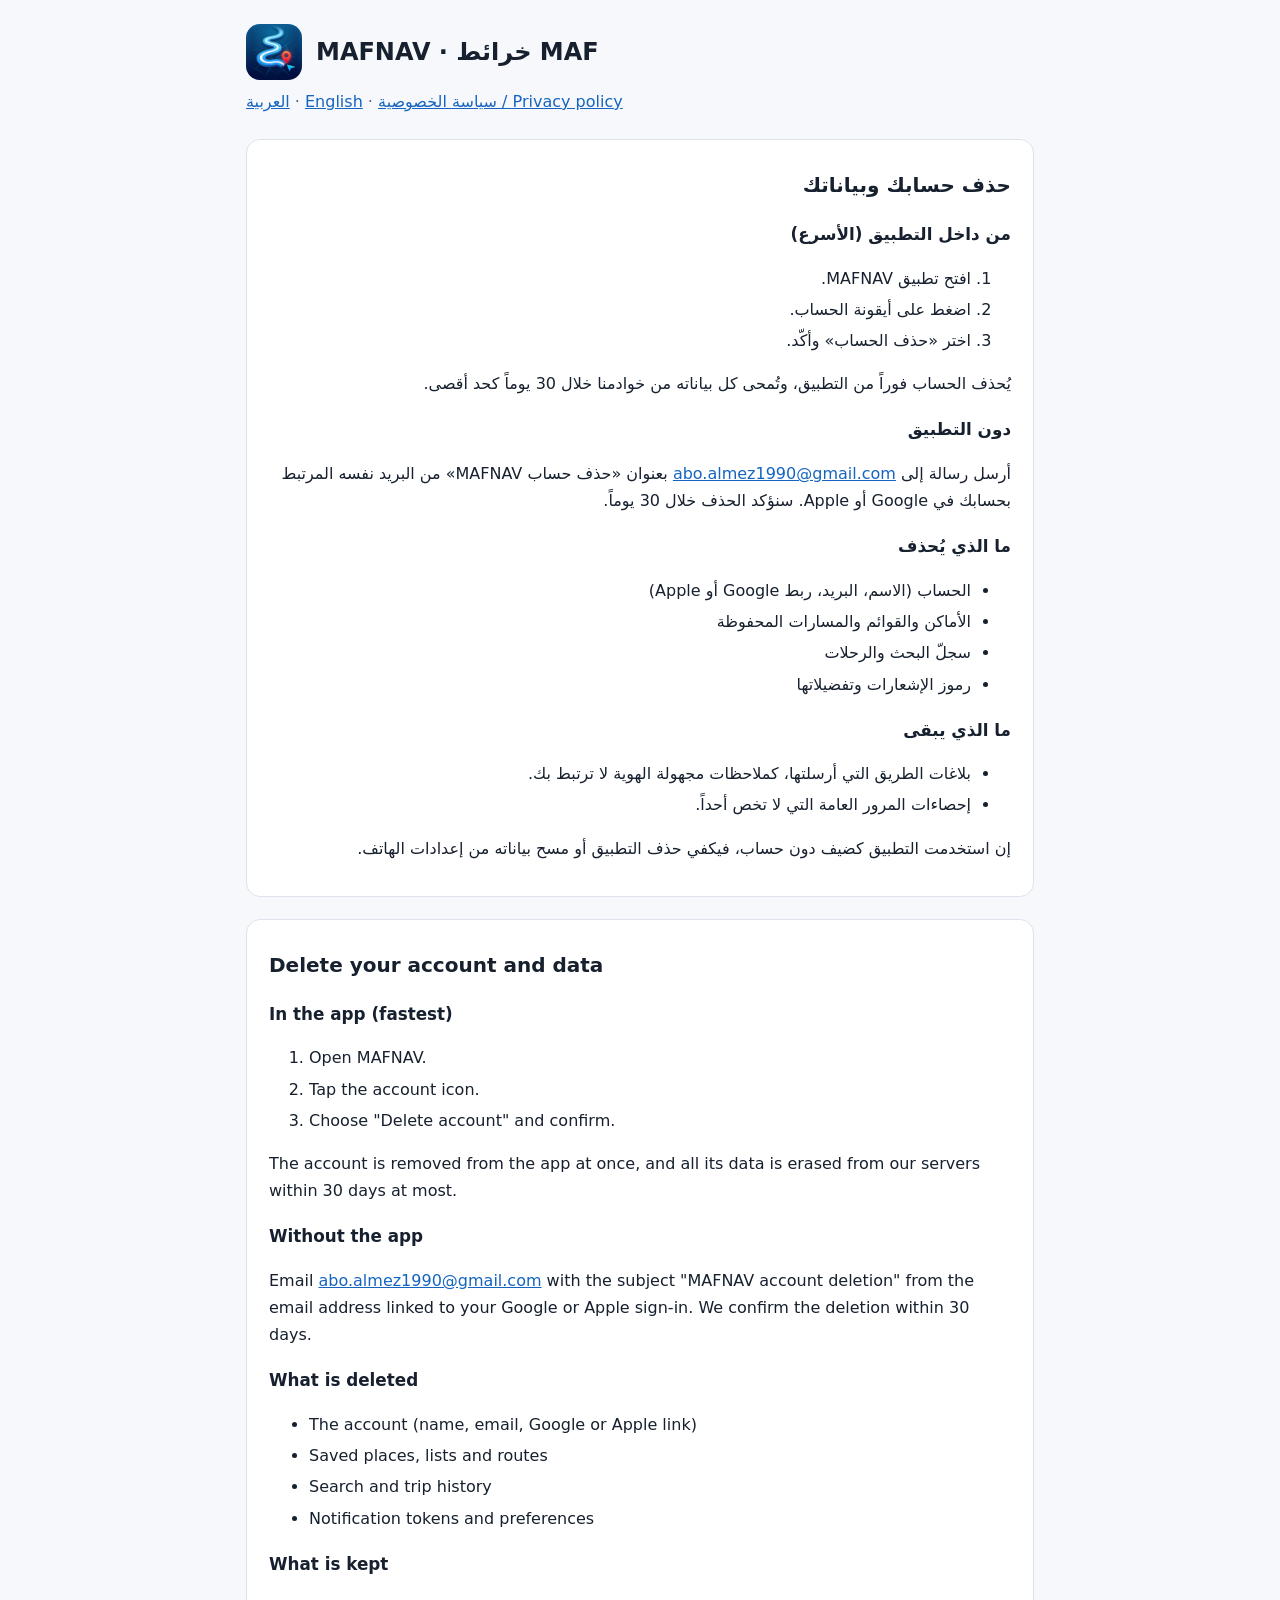
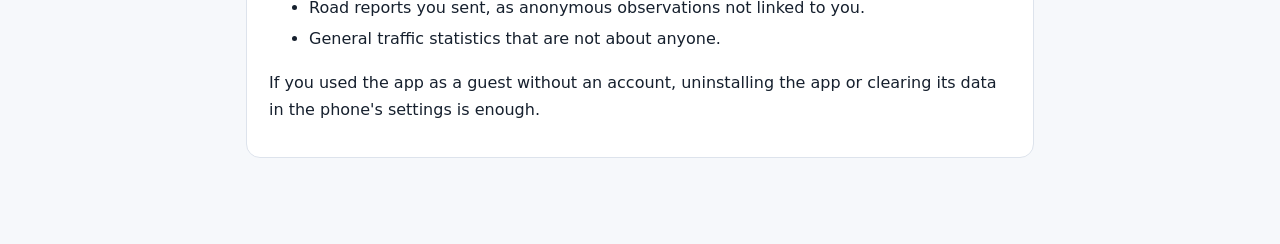
<file: delete-account.html>
<!doctype html>
<html lang="ar">
<head>
<meta charset="utf-8">
<meta name="viewport" content="width=device-width, initial-scale=1">
<title>MAFNAV – حذف الحساب | Delete your account</title>
<link rel="stylesheet" href="style.css">
</head>
<body>
<main>
<header><img src="icon.png" alt=""><h1>MAFNAV · خرائط MAF</h1></header>
<nav class="lang"><a href="#ar">العربية</a> · <a href="#en">English</a> · <a href="privacy.html">سياسة الخصوصية / Privacy policy</a></nav>

<section id="ar" dir="rtl" lang="ar">
<h2>حذف حسابك وبياناتك</h2>
<h3>من داخل التطبيق (الأسرع)</h3>
<ol>
<li>افتح تطبيق MAFNAV.</li>
<li>اضغط على أيقونة الحساب.</li>
<li>اختر «حذف الحساب» وأكّد.</li>
</ol>
<p>يُحذف الحساب فوراً من التطبيق، وتُمحى كل بياناته من خوادمنا خلال 30 يوماً كحد أقصى.</p>

<h3>دون التطبيق</h3>
<p>أرسل رسالة إلى <a href="mailto:abo.almez1990@gmail.com?subject=MAFNAV%20account%20deletion">abo.almez1990@gmail.com</a> بعنوان «حذف حساب MAFNAV» من البريد نفسه المرتبط بحسابك في Google أو Apple. سنؤكد الحذف خلال 30 يوماً.</p>

<h3>ما الذي يُحذف</h3>
<ul>
<li>الحساب (الاسم، البريد، ربط Google أو Apple)</li>
<li>الأماكن والقوائم والمسارات المحفوظة</li>
<li>سجلّ البحث والرحلات</li>
<li>رموز الإشعارات وتفضيلاتها</li>
</ul>
<h3>ما الذي يبقى</h3>
<ul>
<li>بلاغات الطريق التي أرسلتها، كملاحظات مجهولة الهوية لا ترتبط بك.</li>
<li>إحصاءات المرور العامة التي لا تخص أحداً.</li>
</ul>
<p>إن استخدمت التطبيق كضيف دون حساب، فيكفي حذف التطبيق أو مسح بياناته من إعدادات الهاتف.</p>
</section>

<section id="en" dir="ltr" lang="en">
<h2>Delete your account and data</h2>
<h3>In the app (fastest)</h3>
<ol>
<li>Open MAFNAV.</li>
<li>Tap the account icon.</li>
<li>Choose "Delete account" and confirm.</li>
</ol>
<p>The account is removed from the app at once, and all its data is erased from our servers within 30 days at most.</p>

<h3>Without the app</h3>
<p>Email <a href="mailto:abo.almez1990@gmail.com?subject=MAFNAV%20account%20deletion">abo.almez1990@gmail.com</a> with the subject "MAFNAV account deletion" from the email address linked to your Google or Apple sign-in. We confirm the deletion within 30 days.</p>

<h3>What is deleted</h3>
<ul>
<li>The account (name, email, Google or Apple link)</li>
<li>Saved places, lists and routes</li>
<li>Search and trip history</li>
<li>Notification tokens and preferences</li>
</ul>
<h3>What is kept</h3>
<ul>
<li>Road reports you sent, as anonymous observations not linked to you.</li>
<li>General traffic statistics that are not about anyone.</li>
</ul>
<p>If you used the app as a guest without an account, uninstalling the app or clearing its data in the phone's settings is enough.</p>
</section>
</main>
</body>
</html>
</file>
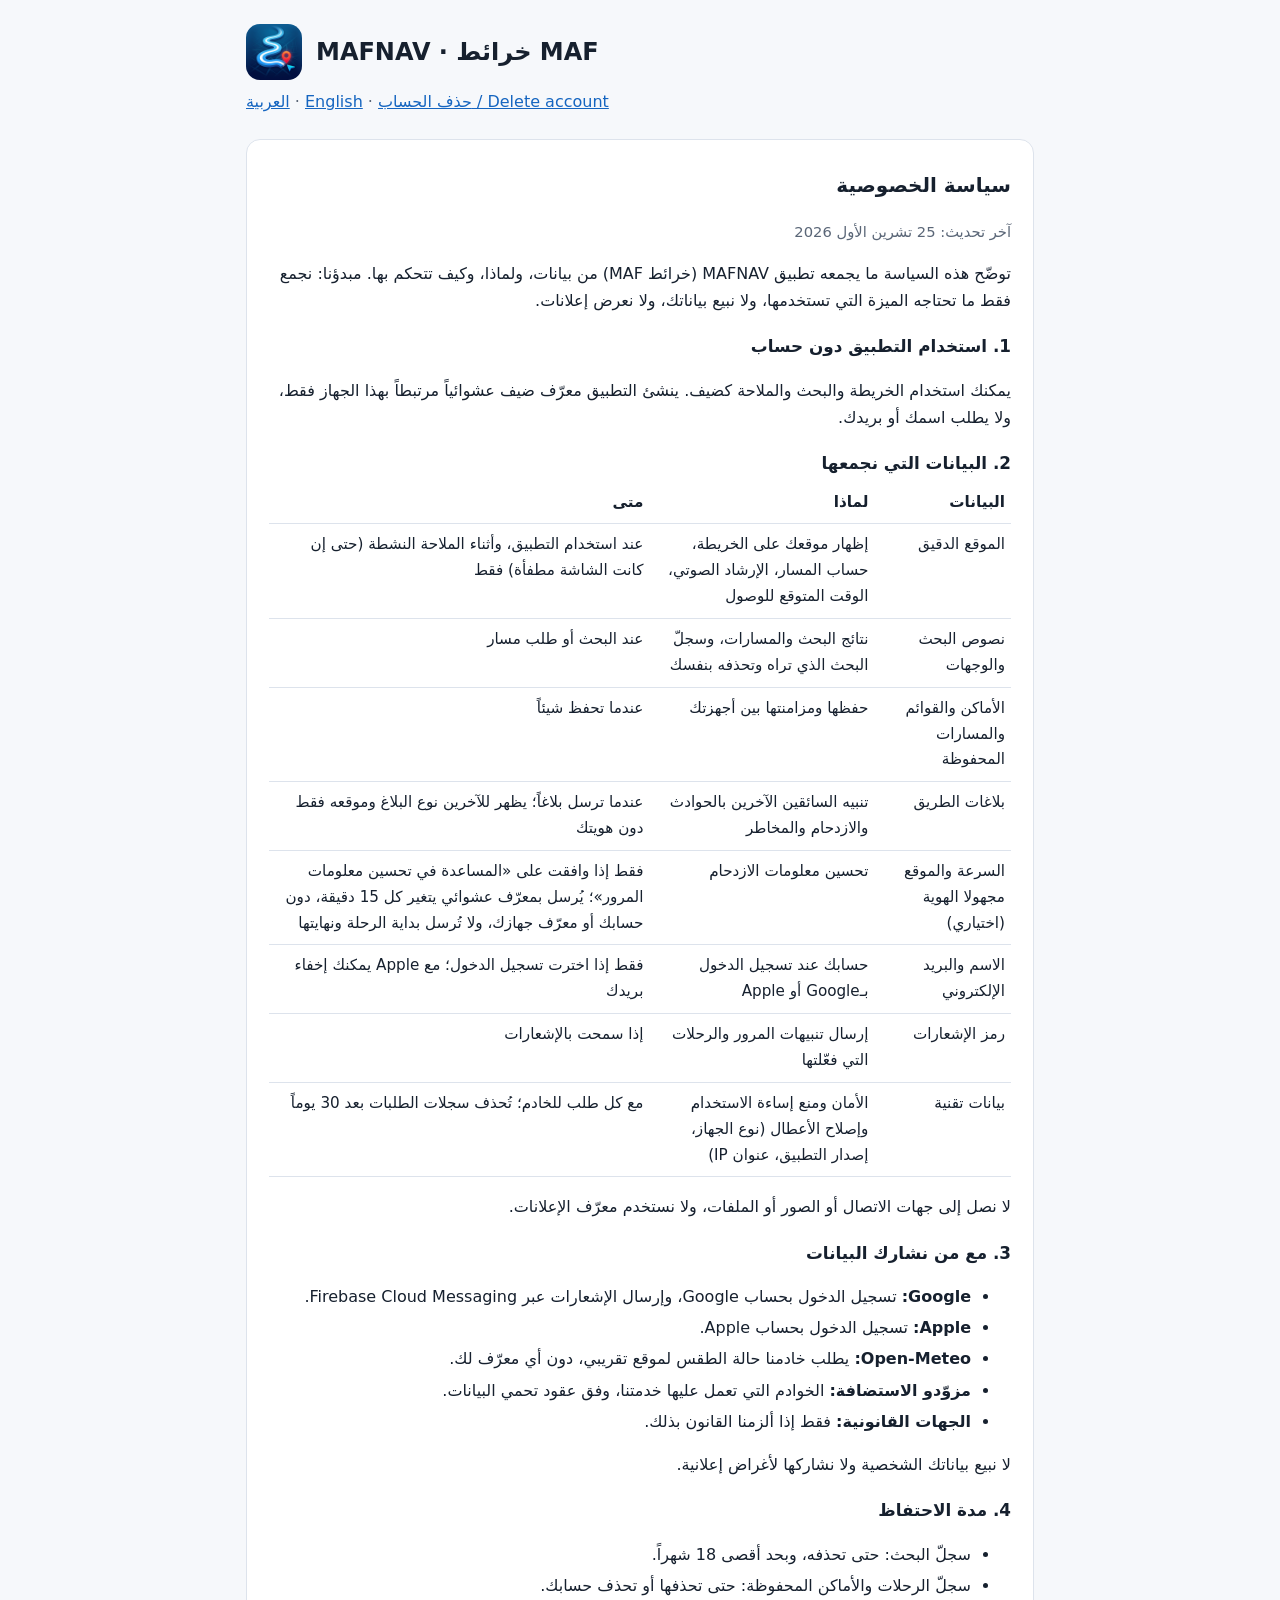
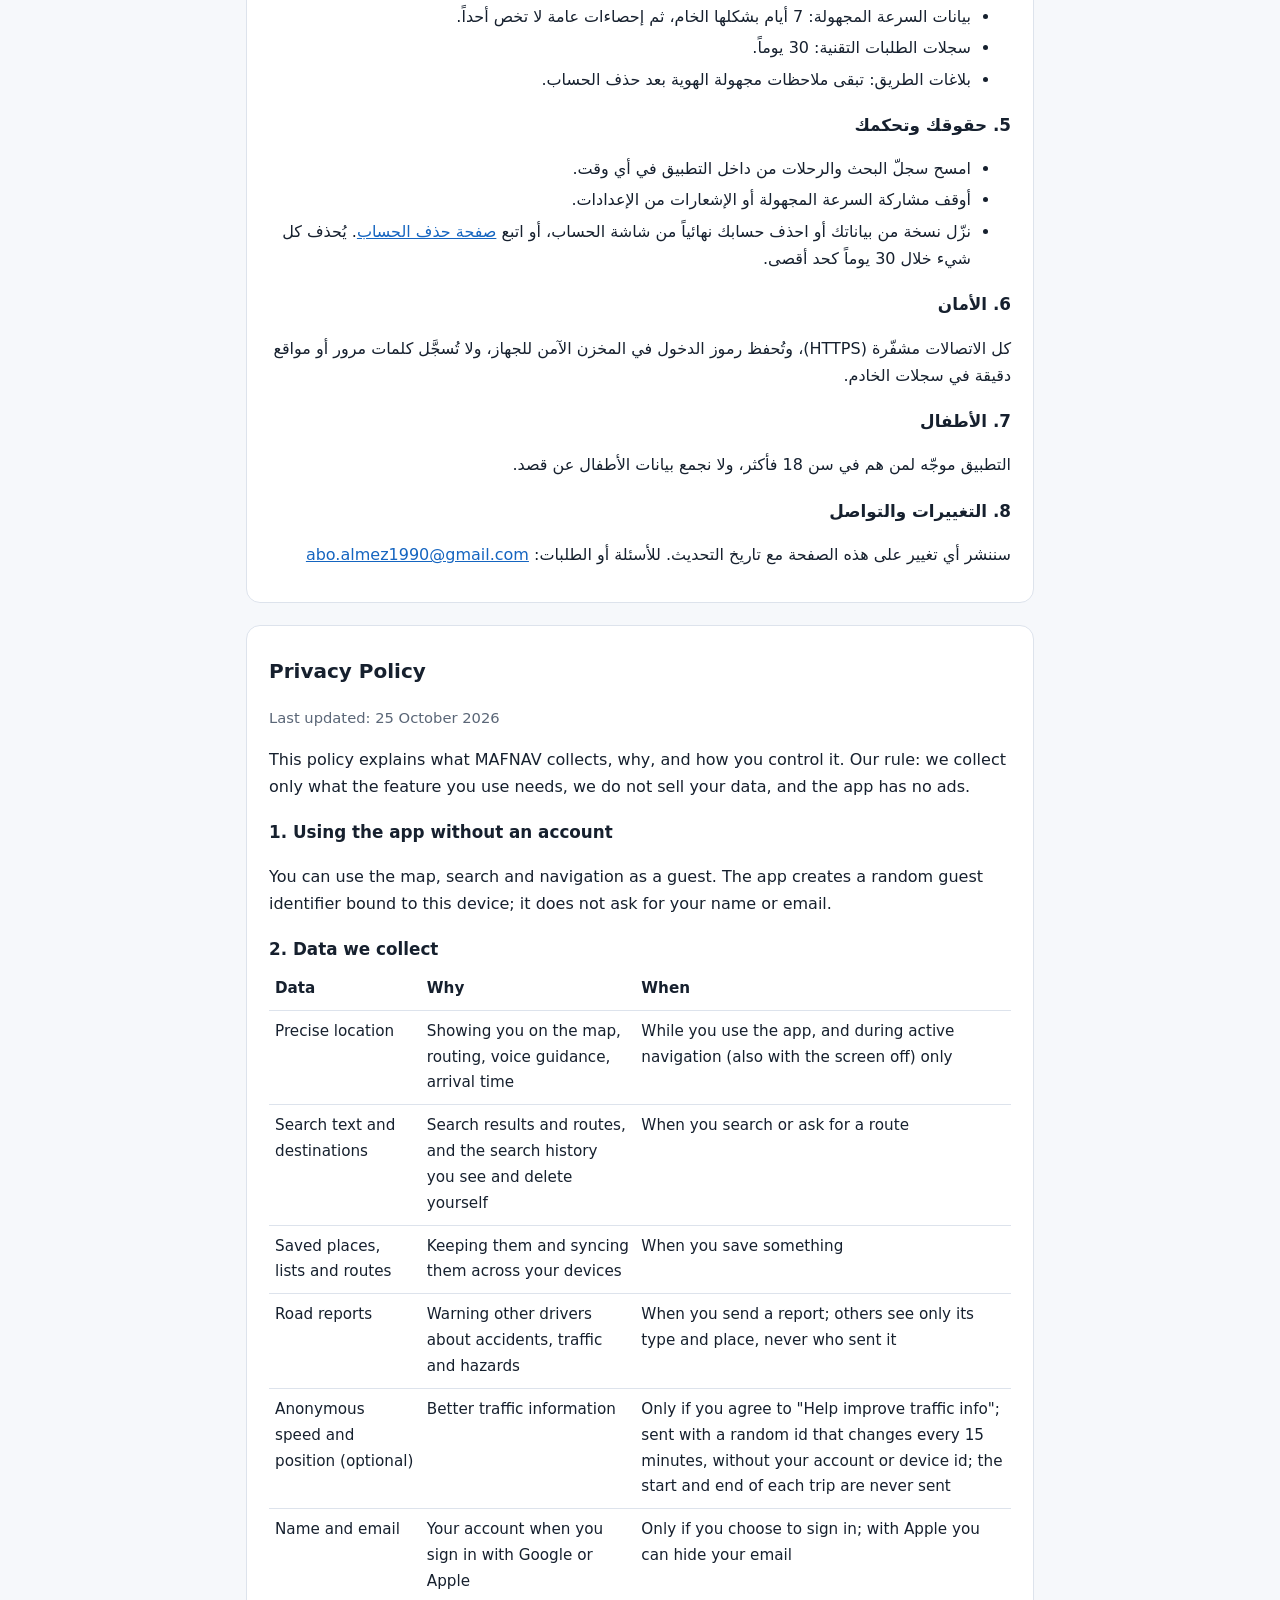
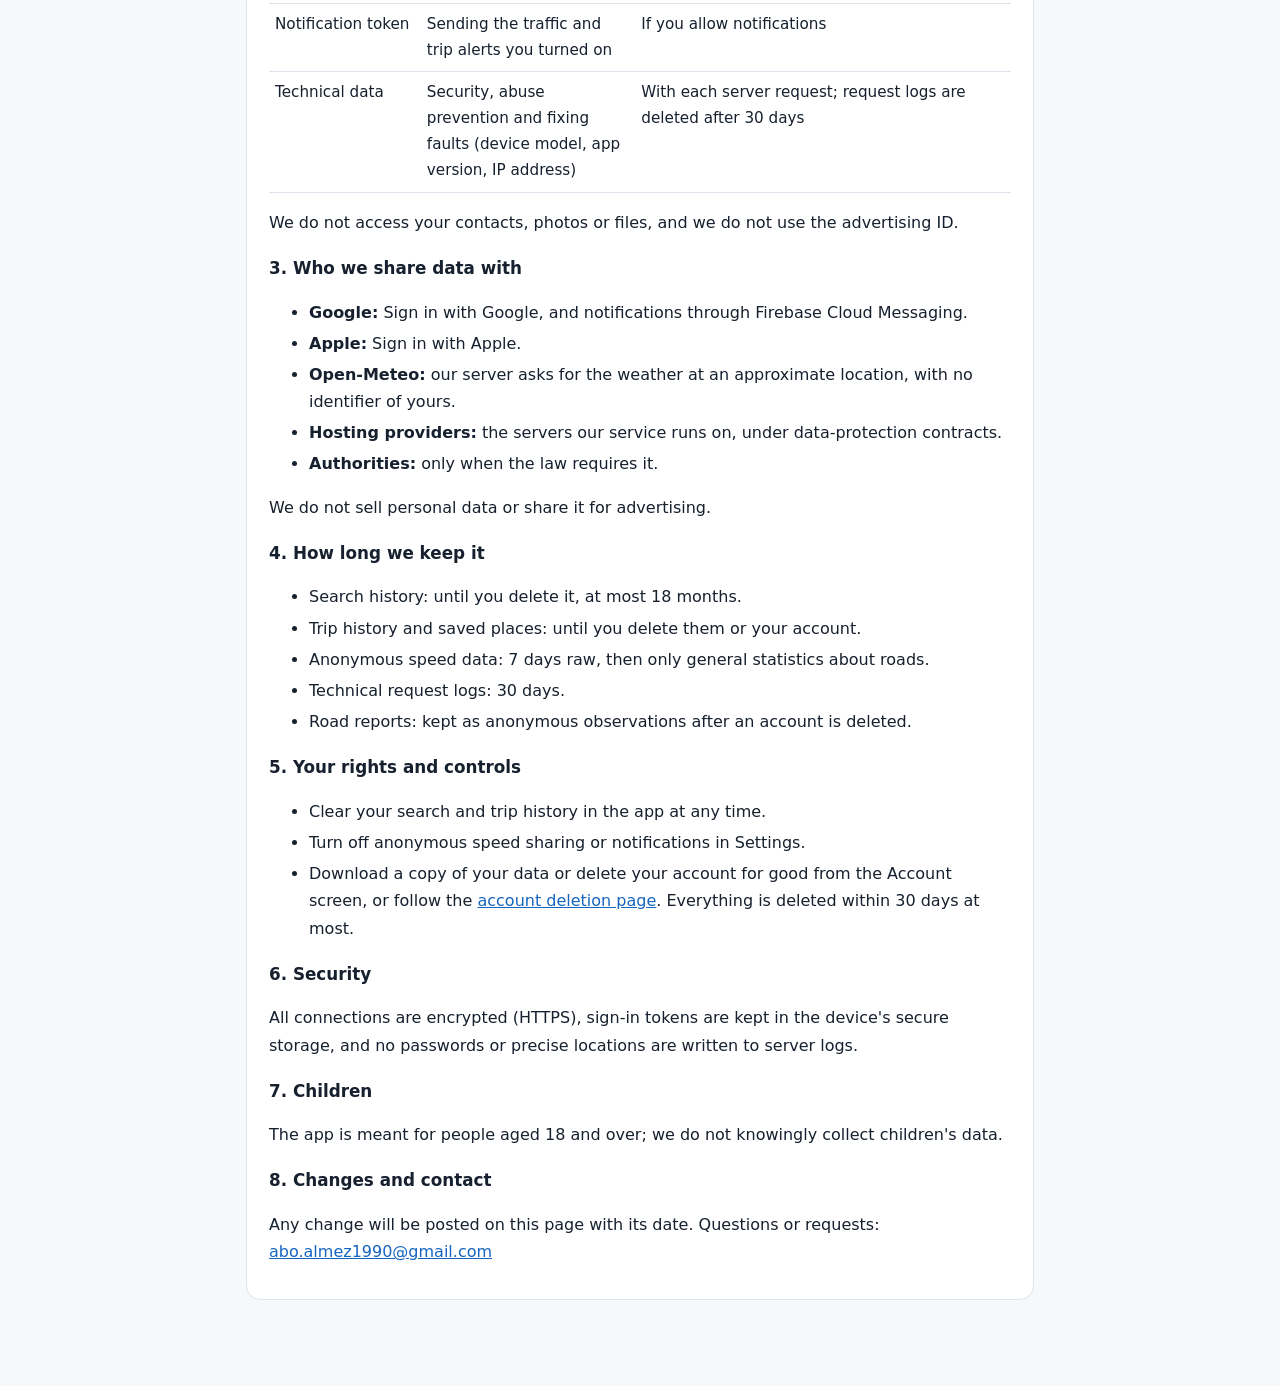
<file: privacy.html>
<!doctype html>
<html lang="ar">
<head>
<meta charset="utf-8">
<meta name="viewport" content="width=device-width, initial-scale=1">
<title>MAFNAV – سياسة الخصوصية | Privacy Policy</title>
<link rel="stylesheet" href="style.css">
</head>
<body>
<main>
<header><img src="icon.png" alt=""><h1>MAFNAV · خرائط MAF</h1></header>
<nav class="lang"><a href="#ar">العربية</a> · <a href="#en">English</a> · <a href="delete-account.html">حذف الحساب / Delete account</a></nav>

<section id="ar" dir="rtl" lang="ar">
<h2>سياسة الخصوصية</h2>
<p class="muted">آخر تحديث: 25 تشرين الأول 2026</p>
<p>توضّح هذه السياسة ما يجمعه تطبيق MAFNAV (خرائط MAF) من بيانات، ولماذا، وكيف تتحكم بها. مبدؤنا: نجمع فقط ما تحتاجه الميزة التي تستخدمها، ولا نبيع بياناتك، ولا نعرض إعلانات.</p>

<h3>1. استخدام التطبيق دون حساب</h3>
<p>يمكنك استخدام الخريطة والبحث والملاحة كضيف. ينشئ التطبيق معرّف ضيف عشوائياً مرتبطاً بهذا الجهاز فقط، ولا يطلب اسمك أو بريدك.</p>

<h3>2. البيانات التي نجمعها</h3>
<table>
<tr><th>البيانات</th><th>لماذا</th><th>متى</th></tr>
<tr><td>الموقع الدقيق</td><td>إظهار موقعك على الخريطة، حساب المسار، الإرشاد الصوتي، الوقت المتوقع للوصول</td><td>عند استخدام التطبيق، وأثناء الملاحة النشطة (حتى إن كانت الشاشة مطفأة) فقط</td></tr>
<tr><td>نصوص البحث والوجهات</td><td>نتائج البحث والمسارات، وسجلّ البحث الذي تراه وتحذفه بنفسك</td><td>عند البحث أو طلب مسار</td></tr>
<tr><td>الأماكن والقوائم والمسارات المحفوظة</td><td>حفظها ومزامنتها بين أجهزتك</td><td>عندما تحفظ شيئاً</td></tr>
<tr><td>بلاغات الطريق</td><td>تنبيه السائقين الآخرين بالحوادث والازدحام والمخاطر</td><td>عندما ترسل بلاغاً؛ يظهر للآخرين نوع البلاغ وموقعه فقط دون هويتك</td></tr>
<tr><td>السرعة والموقع مجهولا الهوية (اختياري)</td><td>تحسين معلومات الازدحام</td><td>فقط إذا وافقت على «المساعدة في تحسين معلومات المرور»؛ يُرسل بمعرّف عشوائي يتغير كل 15 دقيقة، دون حسابك أو معرّف جهازك، ولا تُرسل بداية الرحلة ونهايتها</td></tr>
<tr><td>الاسم والبريد الإلكتروني</td><td>حسابك عند تسجيل الدخول بـGoogle أو Apple</td><td>فقط إذا اخترت تسجيل الدخول؛ مع Apple يمكنك إخفاء بريدك</td></tr>
<tr><td>رمز الإشعارات</td><td>إرسال تنبيهات المرور والرحلات التي فعّلتها</td><td>إذا سمحت بالإشعارات</td></tr>
<tr><td>بيانات تقنية</td><td>الأمان ومنع إساءة الاستخدام وإصلاح الأعطال (نوع الجهاز، إصدار التطبيق، عنوان IP)</td><td>مع كل طلب للخادم؛ تُحذف سجلات الطلبات بعد 30 يوماً</td></tr>
</table>
<p>لا نصل إلى جهات الاتصال أو الصور أو الملفات، ولا نستخدم معرّف الإعلانات.</p>

<h3>3. مع من نشارك البيانات</h3>
<ul>
<li><b>Google:</b> تسجيل الدخول بحساب Google، وإرسال الإشعارات عبر Firebase Cloud Messaging.</li>
<li><b>Apple:</b> تسجيل الدخول بحساب Apple.</li>
<li><b>Open-Meteo:</b> يطلب خادمنا حالة الطقس لموقع تقريبي، دون أي معرّف لك.</li>
<li><b>مزوّدو الاستضافة:</b> الخوادم التي تعمل عليها خدمتنا، وفق عقود تحمي البيانات.</li>
<li><b>الجهات القانونية:</b> فقط إذا ألزمنا القانون بذلك.</li>
</ul>
<p>لا نبيع بياناتك الشخصية ولا نشاركها لأغراض إعلانية.</p>

<h3>4. مدة الاحتفاظ</h3>
<ul>
<li>سجلّ البحث: حتى تحذفه، وبحد أقصى 18 شهراً.</li>
<li>سجلّ الرحلات والأماكن المحفوظة: حتى تحذفها أو تحذف حسابك.</li>
<li>بيانات السرعة المجهولة: 7 أيام بشكلها الخام، ثم إحصاءات عامة لا تخص أحداً.</li>
<li>سجلات الطلبات التقنية: 30 يوماً.</li>
<li>بلاغات الطريق: تبقى ملاحظات مجهولة الهوية بعد حذف الحساب.</li>
</ul>

<h3>5. حقوقك وتحكمك</h3>
<ul>
<li>امسح سجلّ البحث والرحلات من داخل التطبيق في أي وقت.</li>
<li>أوقف مشاركة السرعة المجهولة أو الإشعارات من الإعدادات.</li>
<li>نزّل نسخة من بياناتك أو احذف حسابك نهائياً من شاشة الحساب، أو اتبع <a href="delete-account.html">صفحة حذف الحساب</a>. يُحذف كل شيء خلال 30 يوماً كحد أقصى.</li>
</ul>

<h3>6. الأمان</h3>
<p>كل الاتصالات مشفّرة (HTTPS)، وتُحفظ رموز الدخول في المخزن الآمن للجهاز، ولا تُسجَّل كلمات مرور أو مواقع دقيقة في سجلات الخادم.</p>

<h3>7. الأطفال</h3>
<p>التطبيق موجّه لمن هم في سن 18 فأكثر، ولا نجمع بيانات الأطفال عن قصد.</p>

<h3>8. التغييرات والتواصل</h3>
<p>سننشر أي تغيير على هذه الصفحة مع تاريخ التحديث. للأسئلة أو الطلبات: <a href="mailto:abo.almez1990@gmail.com">abo.almez1990@gmail.com</a></p>
</section>

<section id="en" dir="ltr" lang="en">
<h2>Privacy Policy</h2>
<p class="muted">Last updated: 25 October 2026</p>
<p>This policy explains what MAFNAV collects, why, and how you control it. Our rule: we collect only what the feature you use needs, we do not sell your data, and the app has no ads.</p>

<h3>1. Using the app without an account</h3>
<p>You can use the map, search and navigation as a guest. The app creates a random guest identifier bound to this device; it does not ask for your name or email.</p>

<h3>2. Data we collect</h3>
<table>
<tr><th>Data</th><th>Why</th><th>When</th></tr>
<tr><td>Precise location</td><td>Showing you on the map, routing, voice guidance, arrival time</td><td>While you use the app, and during active navigation (also with the screen off) only</td></tr>
<tr><td>Search text and destinations</td><td>Search results and routes, and the search history you see and delete yourself</td><td>When you search or ask for a route</td></tr>
<tr><td>Saved places, lists and routes</td><td>Keeping them and syncing them across your devices</td><td>When you save something</td></tr>
<tr><td>Road reports</td><td>Warning other drivers about accidents, traffic and hazards</td><td>When you send a report; others see only its type and place, never who sent it</td></tr>
<tr><td>Anonymous speed and position (optional)</td><td>Better traffic information</td><td>Only if you agree to "Help improve traffic info"; sent with a random id that changes every 15 minutes, without your account or device id; the start and end of each trip are never sent</td></tr>
<tr><td>Name and email</td><td>Your account when you sign in with Google or Apple</td><td>Only if you choose to sign in; with Apple you can hide your email</td></tr>
<tr><td>Notification token</td><td>Sending the traffic and trip alerts you turned on</td><td>If you allow notifications</td></tr>
<tr><td>Technical data</td><td>Security, abuse prevention and fixing faults (device model, app version, IP address)</td><td>With each server request; request logs are deleted after 30 days</td></tr>
</table>
<p>We do not access your contacts, photos or files, and we do not use the advertising ID.</p>

<h3>3. Who we share data with</h3>
<ul>
<li><b>Google:</b> Sign in with Google, and notifications through Firebase Cloud Messaging.</li>
<li><b>Apple:</b> Sign in with Apple.</li>
<li><b>Open-Meteo:</b> our server asks for the weather at an approximate location, with no identifier of yours.</li>
<li><b>Hosting providers:</b> the servers our service runs on, under data-protection contracts.</li>
<li><b>Authorities:</b> only when the law requires it.</li>
</ul>
<p>We do not sell personal data or share it for advertising.</p>

<h3>4. How long we keep it</h3>
<ul>
<li>Search history: until you delete it, at most 18 months.</li>
<li>Trip history and saved places: until you delete them or your account.</li>
<li>Anonymous speed data: 7 days raw, then only general statistics about roads.</li>
<li>Technical request logs: 30 days.</li>
<li>Road reports: kept as anonymous observations after an account is deleted.</li>
</ul>

<h3>5. Your rights and controls</h3>
<ul>
<li>Clear your search and trip history in the app at any time.</li>
<li>Turn off anonymous speed sharing or notifications in Settings.</li>
<li>Download a copy of your data or delete your account for good from the Account screen, or follow the <a href="delete-account.html">account deletion page</a>. Everything is deleted within 30 days at most.</li>
</ul>

<h3>6. Security</h3>
<p>All connections are encrypted (HTTPS), sign-in tokens are kept in the device's secure storage, and no passwords or precise locations are written to server logs.</p>

<h3>7. Children</h3>
<p>The app is meant for people aged 18 and over; we do not knowingly collect children's data.</p>

<h3>8. Changes and contact</h3>
<p>Any change will be posted on this page with its date. Questions or requests: <a href="mailto:abo.almez1990@gmail.com">abo.almez1990@gmail.com</a></p>
</section>
</main>
</body>
</html>
</file>
<file: style.css>
:root {
  --bg: #f6f8fb;
  --card: #ffffff;
  --text: #16202e;
  --muted: #5a6677;
  --accent: #1565c0;
  --line: #dde3ec;
}
@media (prefers-color-scheme: dark) {
  :root {
    --bg: #0e1622;
    --card: #162232;
    --text: #e8eef6;
    --muted: #9aa8ba;
    --accent: #64a8ff;
    --line: #26364b;
  }
}
* { box-sizing: border-box; }
body {
  margin: 0;
  background: var(--bg);
  color: var(--text);
  font: 16px/1.7 "Segoe UI", "Noto Sans Arabic", Tahoma, system-ui, sans-serif;
}
main { max-width: 820px; margin: 0 auto; padding: 24px 16px 64px; }
header { display: flex; align-items: center; gap: 14px; margin-bottom: 8px; }
header img { width: 56px; height: 56px; border-radius: 14px; }
header h1 { margin: 0; font-size: 1.5rem; }
nav.lang { margin: 8px 0 24px; color: var(--muted); }
nav.lang a { color: var(--accent); }
section { background: var(--card); border: 1px solid var(--line); border-radius: 14px; padding: 8px 22px 18px; margin-bottom: 22px; }
h2 { font-size: 1.25rem; margin-top: 20px; }
h3 { font-size: 1.05rem; margin: 18px 0 4px; }
p, li { color: var(--text); }
.muted { color: var(--muted); font-size: .92rem; }
a { color: var(--accent); }
table { width: 100%; border-collapse: collapse; font-size: .95rem; }
th, td { border-bottom: 1px solid var(--line); padding: 8px 6px; text-align: start; vertical-align: top; }
ol li, ul li { margin: 4px 0; }
</file>
